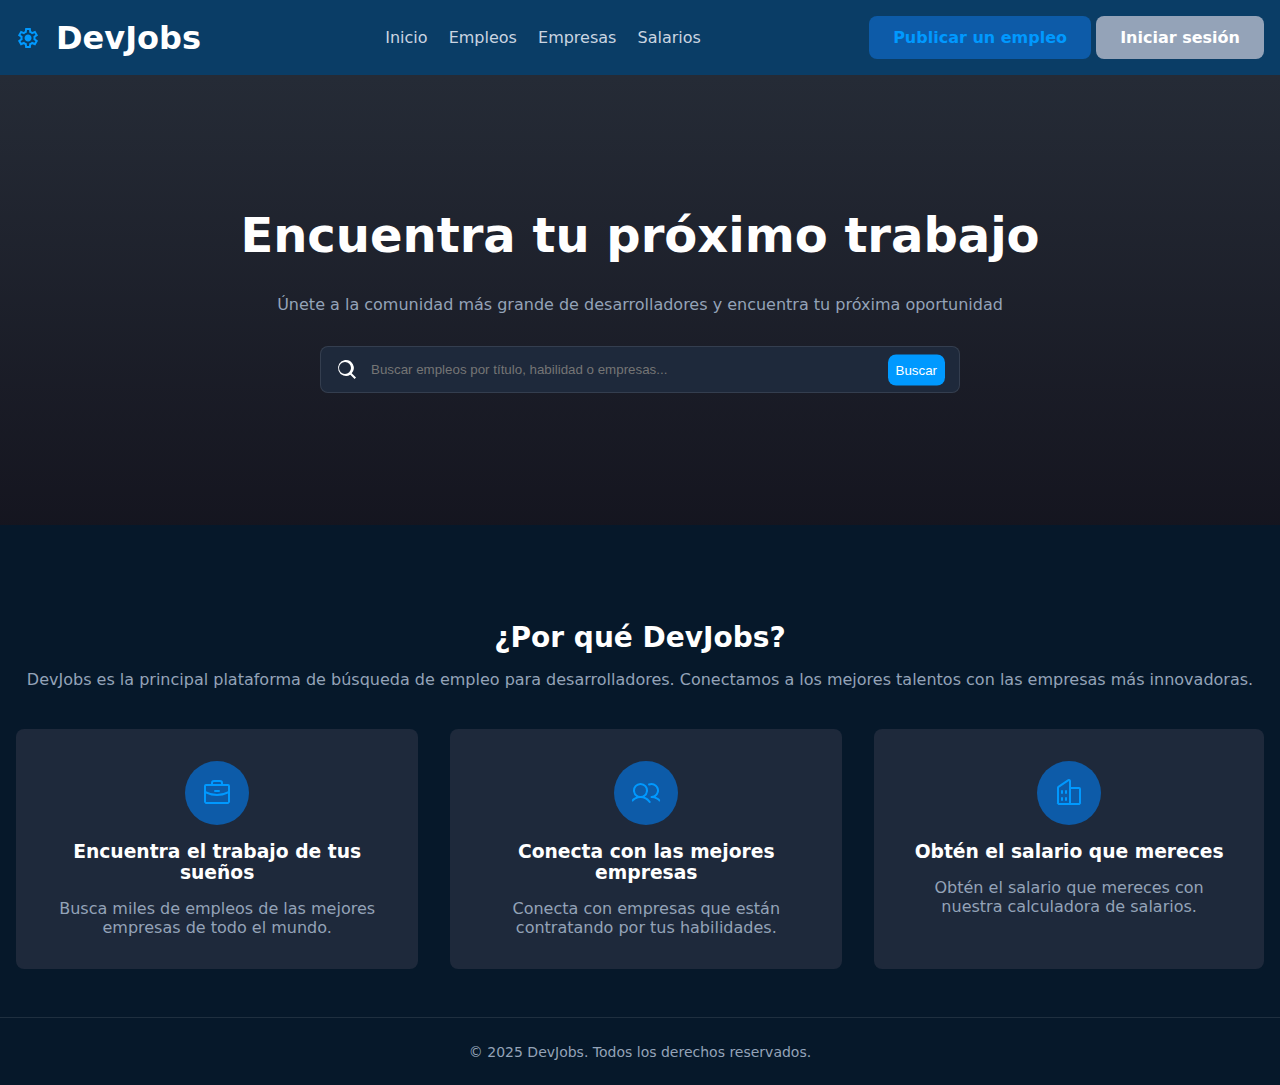
<file: 01-html, css y js/index.html>
<!DOCTYPE html>
<html lang="es">
  <head>
    <title>DevJobs - Inicio</title>
    <meta charset="UTF-8" />
    <meta
      name="description"
      content="Encuentra las mejores ofertas de trabajo para desarrolladores en DevJobs."
    />
    <link rel="icon" type="image/x-icon" href="assets/setting.svg" />
    <link rel="stylesheet" href="./styles.vic.css" />
    <link
      href="https://fonts.googleapis.com/css2?family=Material+Symbols+Outlined:wght@100&icon_names=favorite,home,search,settings"
      rel="stylesheet"
    />
  </head>

  <body>
    <header class="main-header">
      <div class="logo">
        <img src="assets/setting.svg" alt="setting logo" />
        <h1>DevJobs</h1>
      </div>

      <nav>
        <a href="./index.html">Inicio</a>
        <a href="./buscador_empleo.html">Empleos</a>
        <a href="./search.test.html">Empresas</a>
        <a href="">Salarios</a>
      </nav>

      <div>
        <button class="button-fullblue">Publicar un empleo</button>
        <button class="button-fullgray">Iniciar sesión</button>
      </div>
    </header>

    <section class="index-job-search">
      <h1>Encuentra tu próximo trabajo</h1>
      <p>
        Únete a la comunidad más grande de desarrolladores y encuentra tu
        próxima oportunidad
      </p>
      <form>
        <div class="index-search-bar">
          <svg
            xmlns="http://www.w3.org/2000/svg"
            viewBox="0 0 24 24"
            width="24"
            height="24"
            fill="#fff"
          >
            <path fill="none" d="M0 0h24v24H0z" />
            <path
              d="M10 2a8 8 0 1 0 5.29 14.71l4.3 4.3 1.42-1.42-4.3-4.3A8 8 0 0 0 10 2zm0 2a6 6 0 1 1 0 12 6 6 0 0 1 0-12z"
            />
          </svg>
          <input
            type="search"
            name=""
            id=""
            placeholder="Buscar empleos por título, habilidad o empresas..."
          />
          <button type="submit">Buscar</button>
        </div>
      </form>
    </section>

    <main class="global-container">
      <section class="announcements">
        <header>
          <h2>¿Por qué DevJobs?</h2>
          <p>
            DevJobs es la principal plataforma de búsqueda de empleo para
            desarrolladores. Conectamos a los mejores talentos con las empresas
            más innovadoras.
          </p>
        </header>

        <div class="job-listings">
          <article class="short-article">
            <svg
              viewBox="0 0 256 256"
              xmlns="http://www.w3.org/2000/svg"
              aria-hidden="true"
            >
              <path
                d="M216,56H176V48a24,24,0,0,0-24-24H104A24,24,0,0,0,80,48v8H40A16,16,0,0,0,24,72V200a16,16,0,0,0,16,16H216a16,16,0,0,0,16-16V72A16,16,0,0,0,216,56ZM96,48a8,8,0,0,1,8-8h48a8,8,0,0,1,8,8v8H96ZM216,72v41.61A184,184,0,0,1,128,136a184.07,184.07,0,0,1-88-22.38V72Zm0,128H40V131.64A200.19,200.19,0,0,0,128,152a200.25,200.25,0,0,0,88-20.37V200ZM104,112a8,8,0,0,1,8-8h32a8,8,0,0,1,0,16H112A8,8,0,0,1,104,112Z"
              ></path>
            </svg>
            <h3>Encuentra el trabajo de tus sueños</h3>
            <p>
              Busca miles de empleos de las mejores empresas de todo el mundo.
            </p>
          </article>

          <article class="short-article">
            <svg
              viewBox="0 0 256 256"
              xmlns="http://www.w3.org/2000/svg"
              aria-hidden="true"
            >
              <path
                d="M117.25,157.92a60,60,0,1,0-66.5,0A95.83,95.83,0,0,0,3.53,195.63a8,8,0,1,0,13.4,8.74,80,80,0,0,1,134.14,0,8,8,0,0,0,13.4-8.74A95.83,95.83,0,0,0,117.25,157.92ZM40,108a44,44,0,1,1,44,44A44.05,44.05,0,0,1,40,108Zm210.14,98.7a8,8,0,0,1-11.07-2.33A79.83,79.83,0,0,0,172,168a8,8,0,0,1,0-16,44,44,0,1,0-16.34-84.87,8,8,0,1,1-5.94-14.85,60,60,0,0,1,55.53,105.64,95.83,95.83,0,0,1,47.22,37.71A8,8,0,0,1,250.14,206.7Z"
              ></path>
            </svg>
            <h3>Conecta con las mejores empresas</h3>
            <p>
              Conecta con empresas que están contratando por tus habilidades.
            </p>
          </article>

          <article class="short-article">
            <svg
              viewBox="0 0 256 256"
              xmlns="http://www.w3.org/2000/svg"
              aria-hidden="true"
            >
              <path
                d="M240,208H224V96a16,16,0,0,0-16-16H144V32a16,16,0,0,0-24.88-13.32L39.12,72A16,16,0,0,0,32,85.34V208H16a8,8,0,0,0,0,16H240a8,8,0,0,0,0-16ZM208,96V208H144V96ZM48,85.34,128,32V208H48ZM112,112v16a8,8,0,0,1-16,0V112a8,8,0,1,1,16,0Zm-32,0v16a8,8,0,0,1-16,0V112a8,8,0,1,1,16,0Zm0,56v16a8,8,0,0,1-16,0V168a8,8,0,0,1,16,0Zm32,0v16a8,8,0,0,1-16,0V168a8,8,0,0,1,16,0Z"
              ></path>
            </svg>
            <h3>Obtén el salario que mereces</h3>
            <p>
              Obtén el salario que mereces con nuestra calculadora de salarios.
            </p>
          </article>
        </div>
      </section>
    </main>

    <footer class="main-footer">
      <small>&copy; 2025 DevJobs. Todos los derechos reservados.</small>
    </footer>
  </body>
</html>
</file>
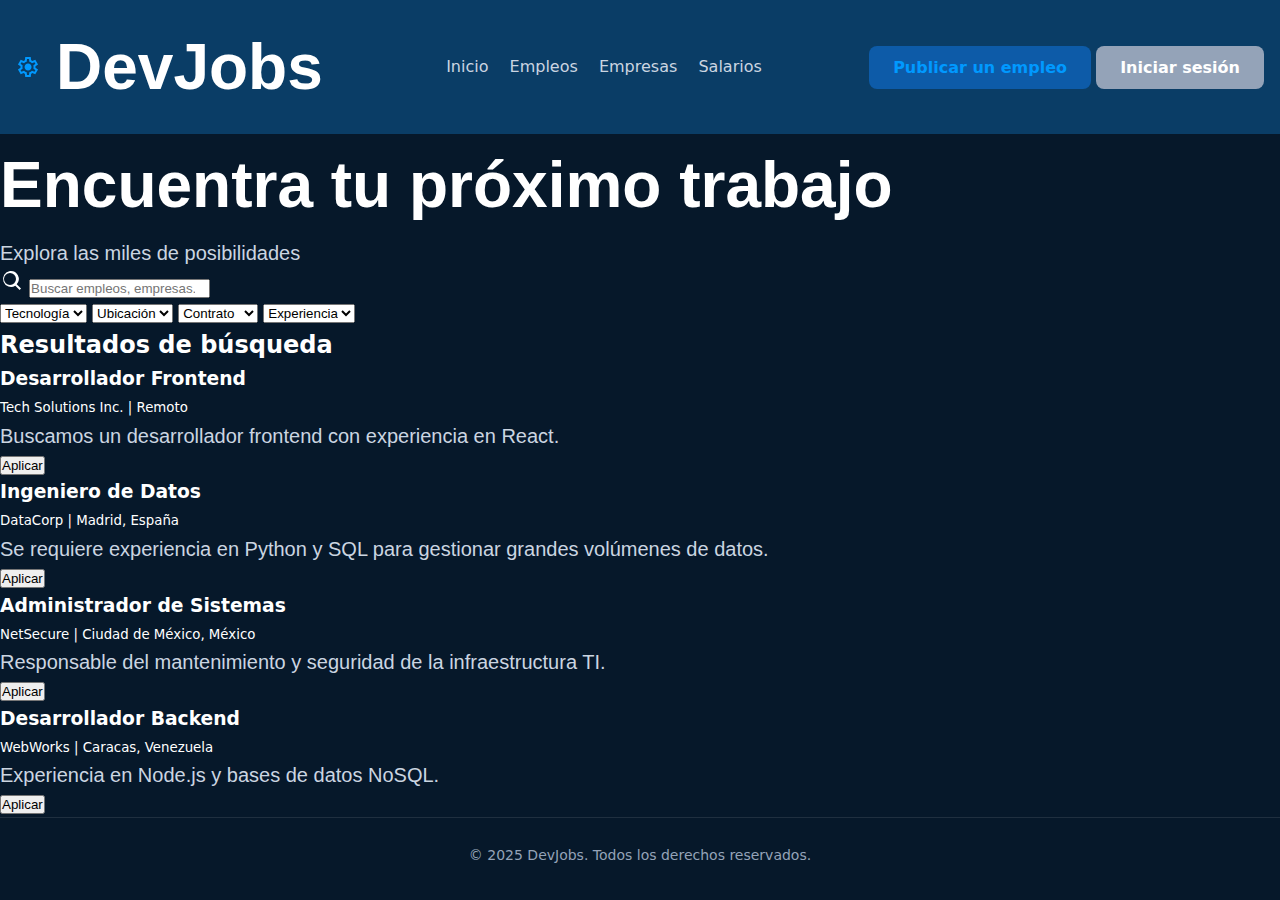
<file: buscador_empleo.html>
<!DOCTYPE html>
<html lang="en">
  <head>
    <meta charset="UTF-8" />
    <meta name="viewport" content="width=device-width, initial-scale=1.0" />
    <title>DEVJOBS | BUSCADOR DE EMPLEO</title>
    <link rel="stylesheet" href="./styles.luis.css" />
    <link rel="stylesheet" href="./styles.vic.css" />
    <script src="./script.js" type="module"></script>
  </head>
  <body>
    <header class="main-header">
      <div class="logo">
        <img src="assets/setting.svg" alt="setting logo" />
        <h1>DevJobs</h1>
      </div>

      <nav>
        <a href="./index.html">Inicio</a>
        <a href="./buscador_empleo.html">Empleos</a>
        <a href=".">Empresas</a>
        <a href="">Salarios</a>
      </nav>

      <div>
        <button class="button-fullblue">Publicar un empleo</button>
        <button class="button-fullgray">Iniciar sesión</button>
      </div>
    </header>

    <main>
      <section class="job-search">
        <h1>Encuentra tu próximo trabajo</h1>
        <p>Explora las miles de posibilidades</p>
        <form>
          <div class="search-bar">
            <svg
              xmlns="http://www.w3.org/2000/svg"
              viewBox="0 0 24 24"
              width="24"
              height="24"
              fill="#fff"
            >
              <path fill="none" d="M0 0h24v24H0z" />
              <path
                d="M10 2a8 8 0 1 0 5.29 14.71l4.3 4.3 1.42-1.42-4.3-4.3A8 8 0 0 0 10 2zm0 2a6 6 0 1 1 0 12 6 6 0 0 1 0-12z"
              />
            </svg>
            <input
              type="search"
              name=""
              id=""
              placeholder="Buscar empleos, empresas..."
            />
          </div>

          <div class="search-filters">
            <select name="tecnologias" id="tecnologias">
              <option value="" disabled hidden selected>Tecnología</option>
              <option value="JavaScript">JavaScript</option>
              <option value="Python">Python</option>
              <option value="Java">Java</option>
            </select>
            <select name="ubicacion" id="ubicacion">
              <option value="" disabled hidden selected>Ubicación</option>
              <option value="caracas">Caracas</option>
              <option value="madrid">Madrid</option>
              <option value="mexico">México</option>
            </select>
            <select name="tipo-contrato" id="tipo-contrato">
              <option value="" disabled hidden selected>Contrato</option>
              <option value="temporal">Temporal</option>
              <option value="indefinido">Indefinido</option>
              <option value="practicas">Prácticas</option>
            </select>
            <select name="nivel-experiencia" id="nivel-experiencia">
              <option value="" disabled hidden selected>Experiencia</option>
              <option value="junior">Junior</option>
              <option value="senior">Senior</option>
              <option value="manager">Manager</option>
            </select>
          </div>
        </form>
      </section>

      <section class="job-results">
        <h2>Resultados de búsqueda</h2>
        <div class="job-listings">
          <article>
            <div>
              <h3>Desarrollador Frontend</h3>
              <small>Tech Solutions Inc. | Remoto</small>
              <p>
                Buscamos un desarrollador frontend con experiencia en React.
              </p>
            </div>
            <button class="button-aply-job">Aplicar</button>
          </article>

          <article>
            <div>
              <h3>Ingeniero de Datos</h3>
              <small>DataCorp | Madrid, España</small>
              <p>
                Se requiere experiencia en Python y SQL para gestionar grandes
                volúmenes de datos.
              </p>
            </div>
            <button class="button-aply-job">Aplicar</button>
          </article>

          <article>
            <div>
              <h3>Administrador de Sistemas</h3>
              <small>NetSecure | Ciudad de México, México</small>
              <p>
                Responsable del mantenimiento y seguridad de la infraestructura
                TI.
              </p>
            </div>
            <button class="button-aply-job">Aplicar</button>
          </article>

          <article>
            <div>
              <h3>Desarrollador Backend</h3>
              <small>WebWorks | Caracas, Venezuela</small>
              <p>Experiencia en Node.js y bases de datos NoSQL.</p>
            </div>
            <button class="button-aply-job">Aplicar</button>
          </article>
        </div>
      </section>
    </main>
    <footer class="main-footer">
      <small>&copy; 2025 DevJobs. Todos los derechos reservados.</small>
    </footer>
  </body>
</html>
</file>
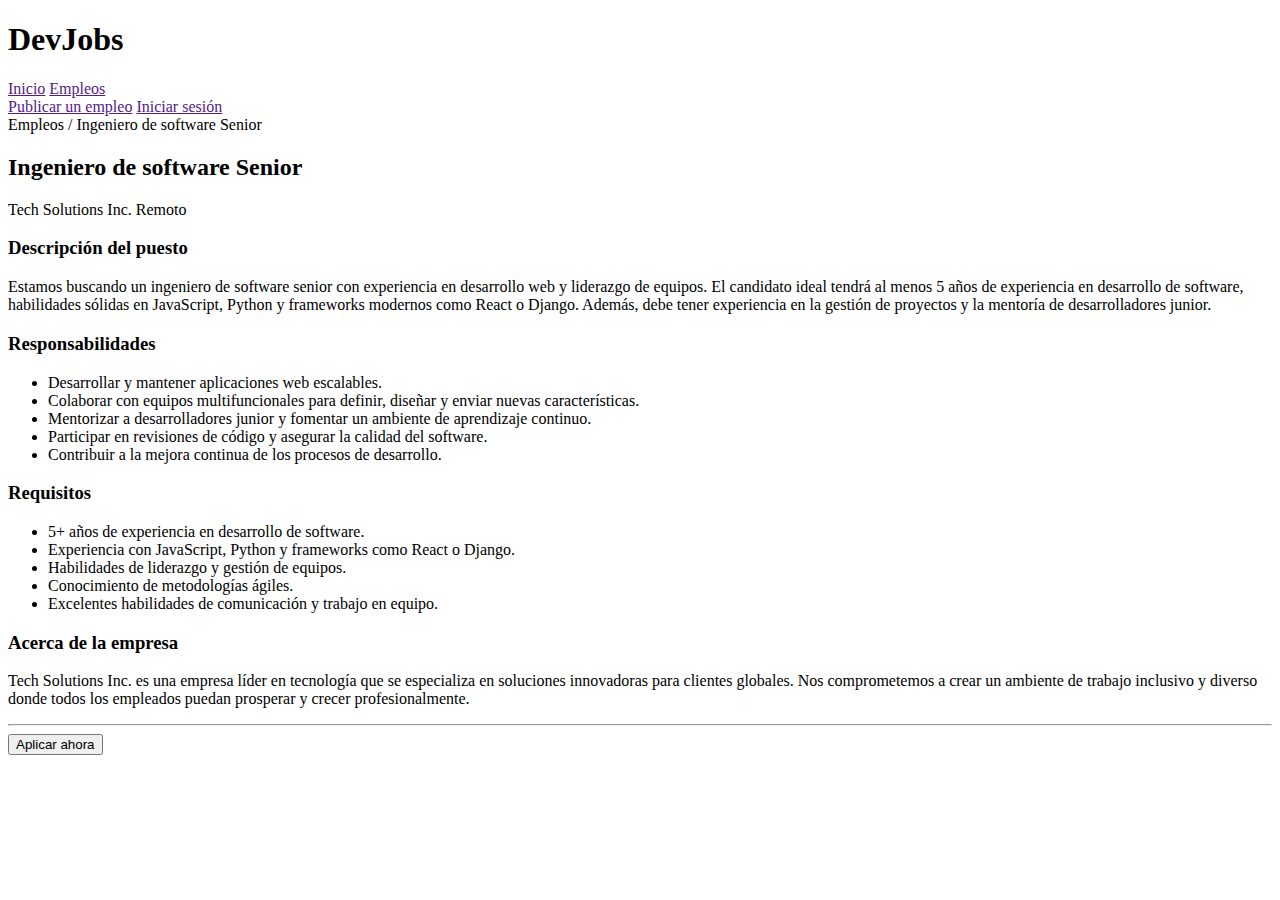
<file: empleos.html>
<!DOCTYPE html>
<html lang="en">
  <head>
    <meta charset="UTF-8" />
    <meta name="viewport" content="width=device-width, initial-scale=1.0" />
    <!-- <link rel="stylesheet" href="./styles.css" /> -->
    <title>DEV JOBS | EMPLEOS DISPONIBLES</title>
  </head>
  <body>
    <header>
      <h1>DevJobs</h1>

      <nav>
        <a href="">Inicio</a>
        <a href="">Empleos</a>
      </nav>

      <div>
        <a href="">Publicar un empleo</a>
        <a href="">Iniciar sesión</a>
      </div>
    </header>
    <main>
      <div>
        <span>Empleos / Ingeniero de software Senior</span>
      </div>
      <article class="empleos">
        <header>
          <h2>Ingeniero de software Senior</h2>
          <p>Tech Solutions Inc. Remoto</p>
        </header>
        <h3>Descripción del puesto</h3>
        <p>
          Estamos buscando un ingeniero de software senior con experiencia en
          desarrollo web y liderazgo de equipos. El candidato ideal tendrá al
          menos 5 años de experiencia en desarrollo de software, habilidades
          sólidas en JavaScript, Python y frameworks modernos como React o
          Django. Además, debe tener experiencia en la gestión de proyectos y la
          mentoría de desarrolladores junior.
        </p>
        <h3>Responsabilidades</h3>
        <ul>
          <li>Desarrollar y mantener aplicaciones web escalables.</li>
          <li>
            Colaborar con equipos multifuncionales para definir, diseñar y
            enviar nuevas características.
          </li>
          <li>
            Mentorizar a desarrolladores junior y fomentar un ambiente de
            aprendizaje continuo.
          </li>
          <li>
            Participar en revisiones de código y asegurar la calidad del
            software.
          </li>
          <li>
            Contribuir a la mejora continua de los procesos de desarrollo.
          </li>
        </ul>
        <h3>Requisitos</h3>
        <ul>
          <li>5+ años de experiencia en desarrollo de software.</li>
          <li>
            Experiencia con JavaScript, Python y frameworks como React o Django.
          </li>
          <li>Habilidades de liderazgo y gestión de equipos.</li>
          <li>Conocimiento de metodologías ágiles.</li>
          <li>Excelentes habilidades de comunicación y trabajo en equipo.</li>
        </ul>
        <h3>Acerca de la empresa</h3>
        <p>
          Tech Solutions Inc. es una empresa líder en tecnología que se
          especializa en soluciones innovadoras para clientes globales. Nos
          comprometemos a crear un ambiente de trabajo inclusivo y diverso donde
          todos los empleados puedan prosperar y crecer profesionalmente.
        </p>
      </article>
      <hr />
      <div>
        <button type="button">Aplicar ahora</button>
      </div>
    </main>
  </body>
</html>
</file>
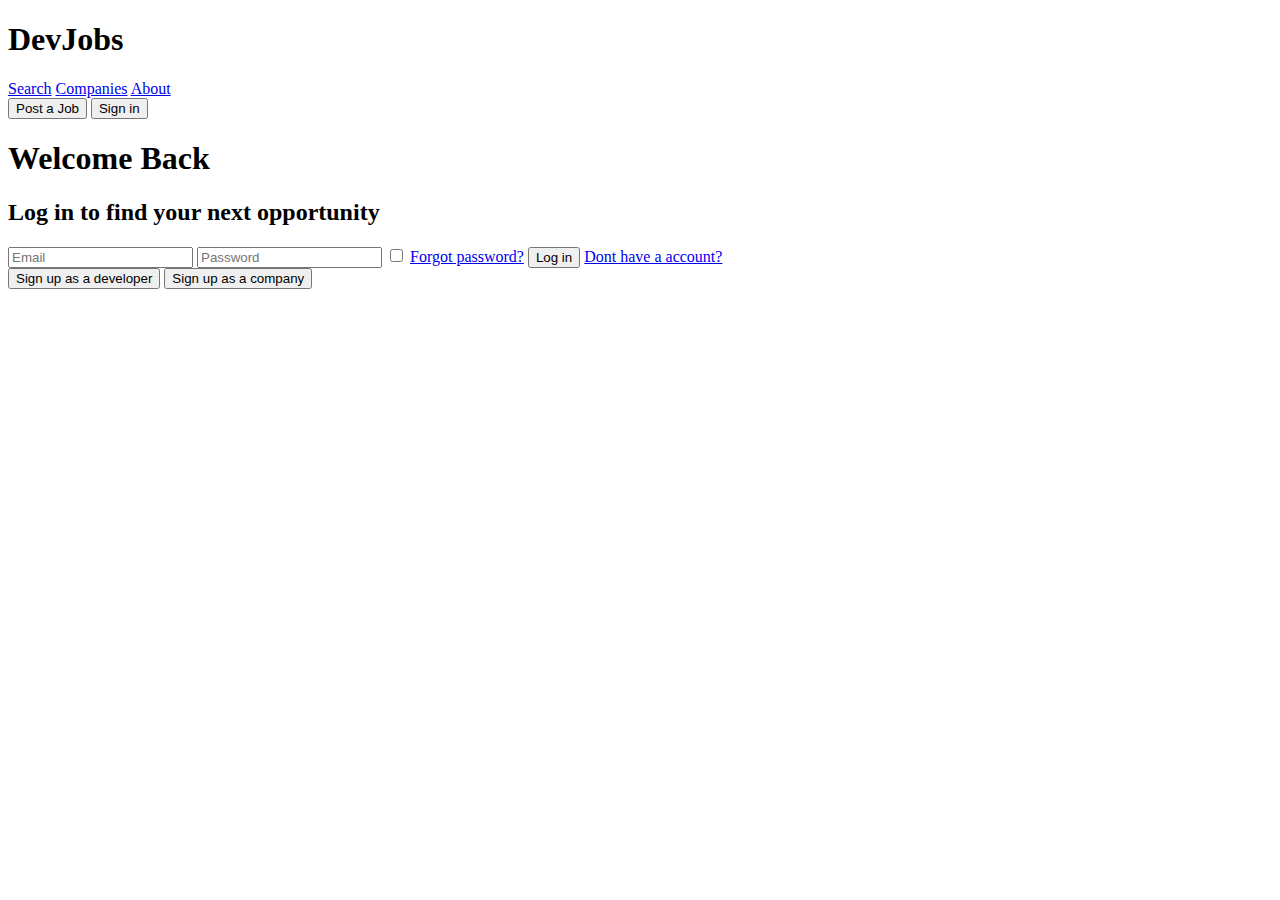
<file: login.html>
<!DOCTYPE html>
<html lang="en">
  <head>
    <meta charset="UTF-8" />
    <meta name="viewport" content="width=device-width, initial-scale=1.0" />
    <title>DEVJOBS | LOGIN</title>
    <!-- <link rel="stylesheet" href="./styles.css"> -->
  </head>
  <body>
    <header>
      <h1>DevJobs</h1>

      <nav>
        <a href="#">Search</a>
        <a href="#">Companies</a>
        <a href="#">About</a>
      </nav>

      <button>Post a Job</button>
      <button>Sign in</button>
    </header>

    <main>
      <h1>Welcome Back</h1>
      <h2>Log in to find your next opportunity</h2>

      <section>
        <form method="post">
          <input type="text" name="email" id="email" placeholder="Email" />
          <input type="password" name="password" placeholder="Password" />
          <input type="checkbox" name="remember" id="remember" />
          <a href="#">Forgot password?</a>
          <button>Log in</button>

          <a href="#">Dont have a account?</a>
        </form>
        <button>Sign up as a developer</button>
        <button>Sign up as a company</button>
      </section>
    </main>
  </body>
</html>
</file>
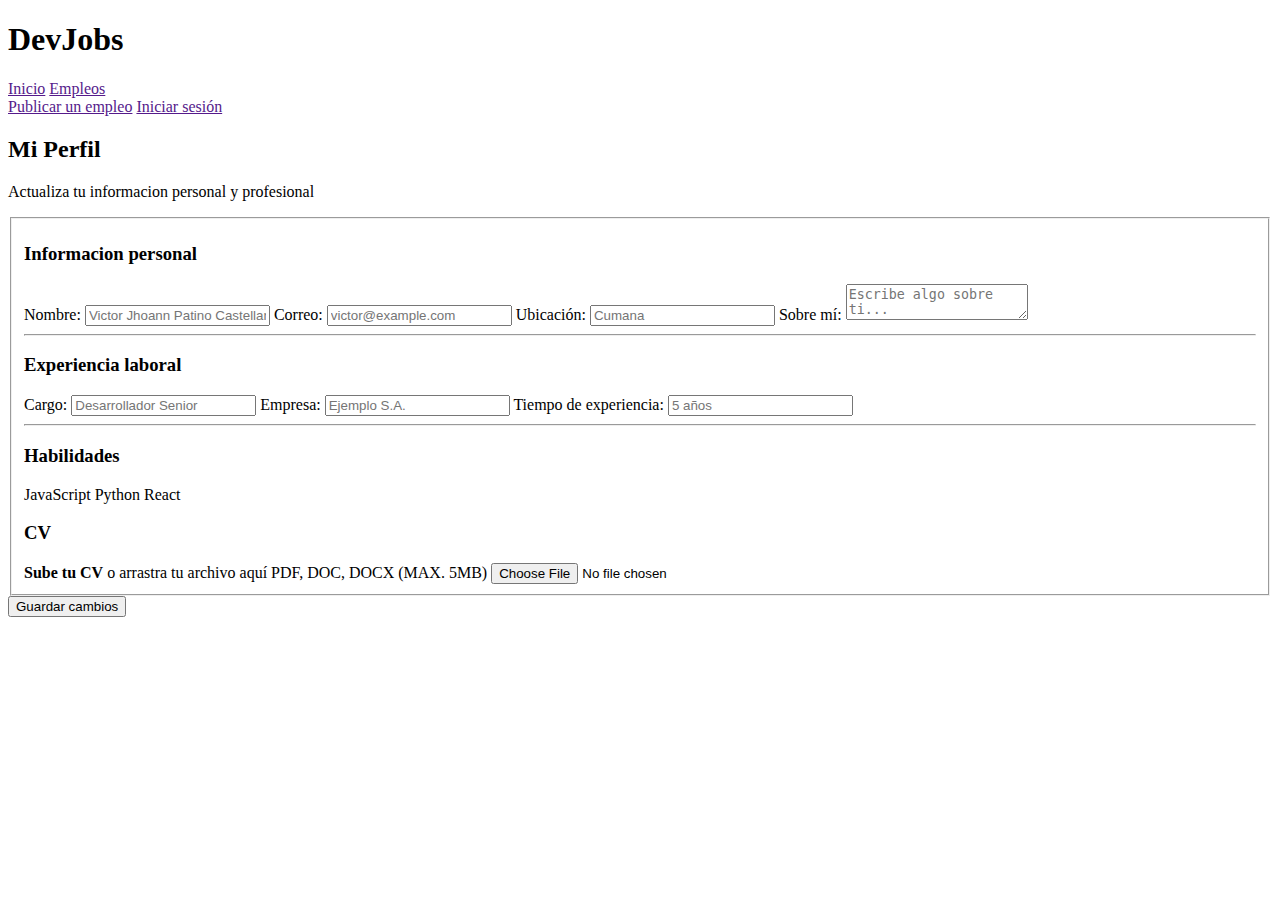
<file: perfil.html>
<!DOCTYPE html>
<html lang="en">
  <head>
    <meta charset="UTF-8" />
    <meta name="viewport" content="width=device-width, initial-scale=1.0" />
    <!-- <link rel="stylesheet" href="./styles.css" /> -->
    <title>DEV JOBS | MI PERFIL</title>
  </head>
  <body>
    <header>
      <h1>DevJobs</h1>

      <nav>
        <a href="">Inicio</a>
        <a href="">Empleos</a>
      </nav>

      <div>
        <a href="">Publicar un empleo</a>
        <a href="">Iniciar sesión</a>
      </div>
    </header>
    <main>
      <section>
        <header>
          <h2>Mi Perfil</h2>
          <p>Actualiza tu informacion personal y profesional</p>
        </header>
        <form action="/">
          <fieldset>
            <h3>Informacion personal</h3>
            <label for="Nombre"
              >Nombre:
              <input
                type="text"
                id="Nombre"
                name="Nombre"
                placeholder="Victor Jhoann Patino Castellar"
            /></label>
            <label for="correo"
              >Correo:
              <input
                type="email"
                id="correo"
                name="correo"
                placeholder="victor@example.com"
            /></label>
            <label for="ubicacion"
              >Ubicación:
              <input
                type="text"
                id="ubicacion"
                name="ubicacion"
                placeholder="Cumana"
            /></label>
            <label for="sobre-mi"
              >Sobre mí:
              <textarea
                maxlength="140"
                id="sobre-mi"
                name="sobre-mi"
                placeholder="Escribe algo sobre ti..."
              ></textarea>
            </label>
            <hr />
            <h3>Experiencia laboral</h3>
            <label for="cargo"
              >Cargo:
              <input
                type="text"
                id="cargo"
                name="cargo"
                placeholder="Desarrollador Senior"
            /></label>
            <label for="empresa"
              >Empresa:
              <input
                type="text"
                id="empresa"
                name="empresa"
                placeholder="Ejemplo S.A."
            /></label>
            <label for="tiempo-de-experiencia"
              >Tiempo de experiencia:
              <input
                type="text"
                id="tiempo-de-experiencia"
                name="tiempo-de-experiencia"
                placeholder="5 años"
            /></label>
            <hr />
            <h3>Habilidades</h3>
            <span>JavaScript</span>
            <span>Python</span>
            <span>React</span>
            <h3>CV</h3>
            <div>
              <label draggable="true"
                ><strong>Sube tu CV</strong> o arrastra tu archivo aquí PDF,
                DOC, DOCX (MAX. 5MB)
                <input size="200" type="file" id="cv" name="cv" accept=".pdf,.doc,.docx" />
              </label>
            </div>
          </fieldset>
          <button type="submit">Guardar cambios</button>
        </form>
      </section>
    </main>
  </body>
</html>
</file>
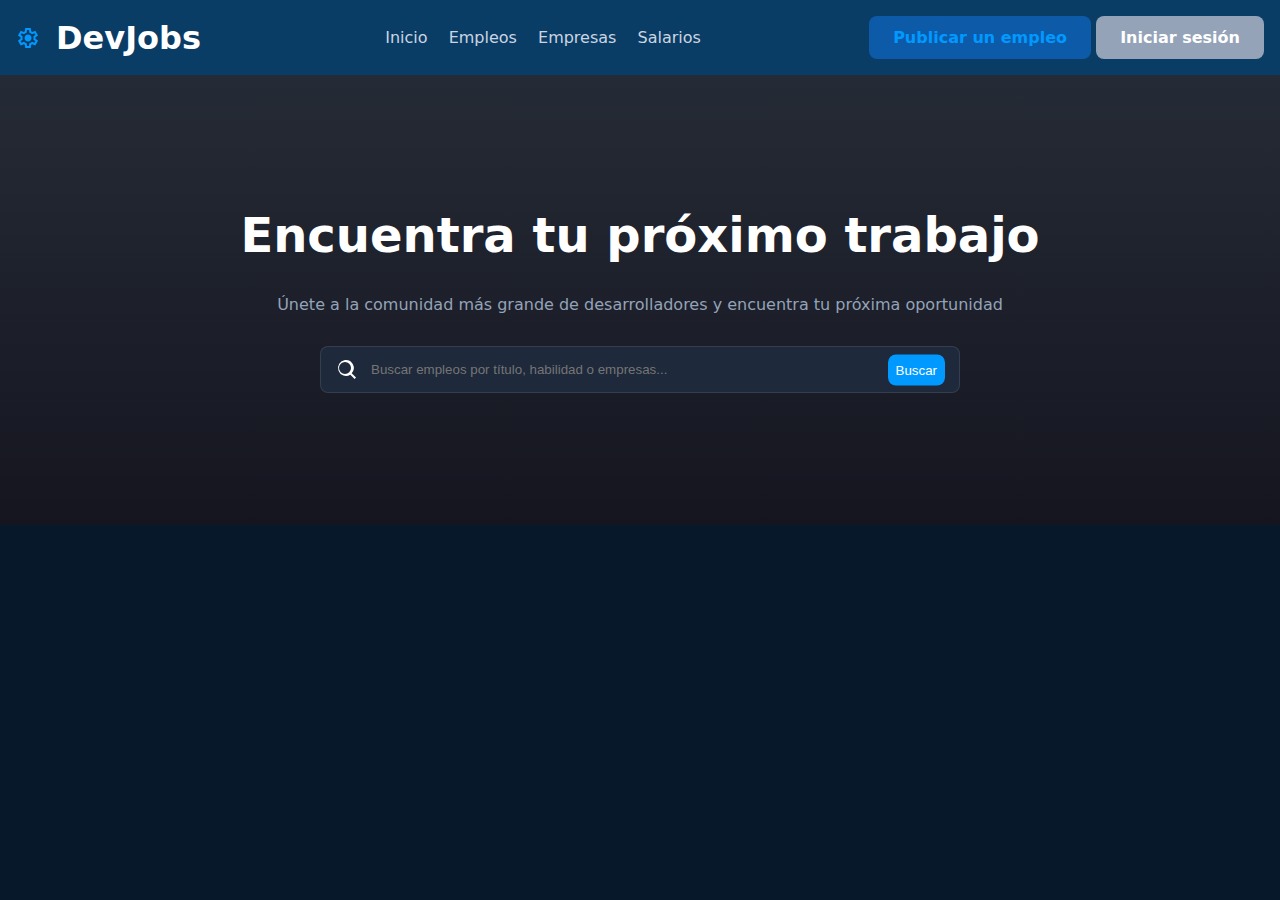
<file: search.test.html>
<!DOCTYPE html>
<html lang="en">
  <head>
    <meta charset="UTF-8" />
    <meta name="viewport" content="width=device-width, initial-scale=1.0" />
    <link rel="stylesheet" href="./styles.vic.css" />
    <script src="./scripts/search.js" type="module"></script>
    <title>search test</title>
  </head>
  <body>
    <main>
      <header class="main-header">
        <div class="logo">
          <img src="assets/setting.svg" alt="setting logo" />
          <h1>DevJobs</h1>
        </div>

        <nav>
          <a href="./index.html">Inicio</a>
          <a href="./buscador_empleo.html">Empleos</a>
          <a href=".">Empresas</a>
          <a href="">Salarios</a>
        </nav>

        <div>
          <button class="button-fullblue">Publicar un empleo</button>
          <button class="button-fullgray">Iniciar sesión</button>
        </div>
      </header>

      <section class="index-job-search">
        <h1>Encuentra tu próximo trabajo</h1>
        <p>
          Únete a la comunidad más grande de desarrolladores y encuentra tu
          próxima oportunidad
        </p>
        <form>
          <div class="index-search-bar">
            <svg
              xmlns="http://www.w3.org/2000/svg"
              viewBox="0 0 24 24"
              width="24"
              height="24"
              fill="#fff"
            >
              <path fill="none" d="M0 0h24v24H0z" />
              <path
                d="M10 2a8 8 0 1 0 5.29 14.71l4.3 4.3 1.42-1.42-4.3-4.3A8 8 0 0 0 10 2zm0 2a6 6 0 1 1 0 12 6 6 0 0 1 0-12z"
              />
            </svg>
            <input
              type="search"
              name=""
              id=""
              placeholder="Buscar empleos por título, habilidad o empresas..."
              search-input
            />
            <button type="submit">Buscar</button>
          </div>
        </form>
      </section>
      <div articles-container class="card-wrapper">
        <template article-template>
          <article class="card">
            <h2 data-name>Name</h2>
            <p data-description>Description</p>
          </article>
        </template>
      </div>
    </main>
  </body>
</html>
</file>
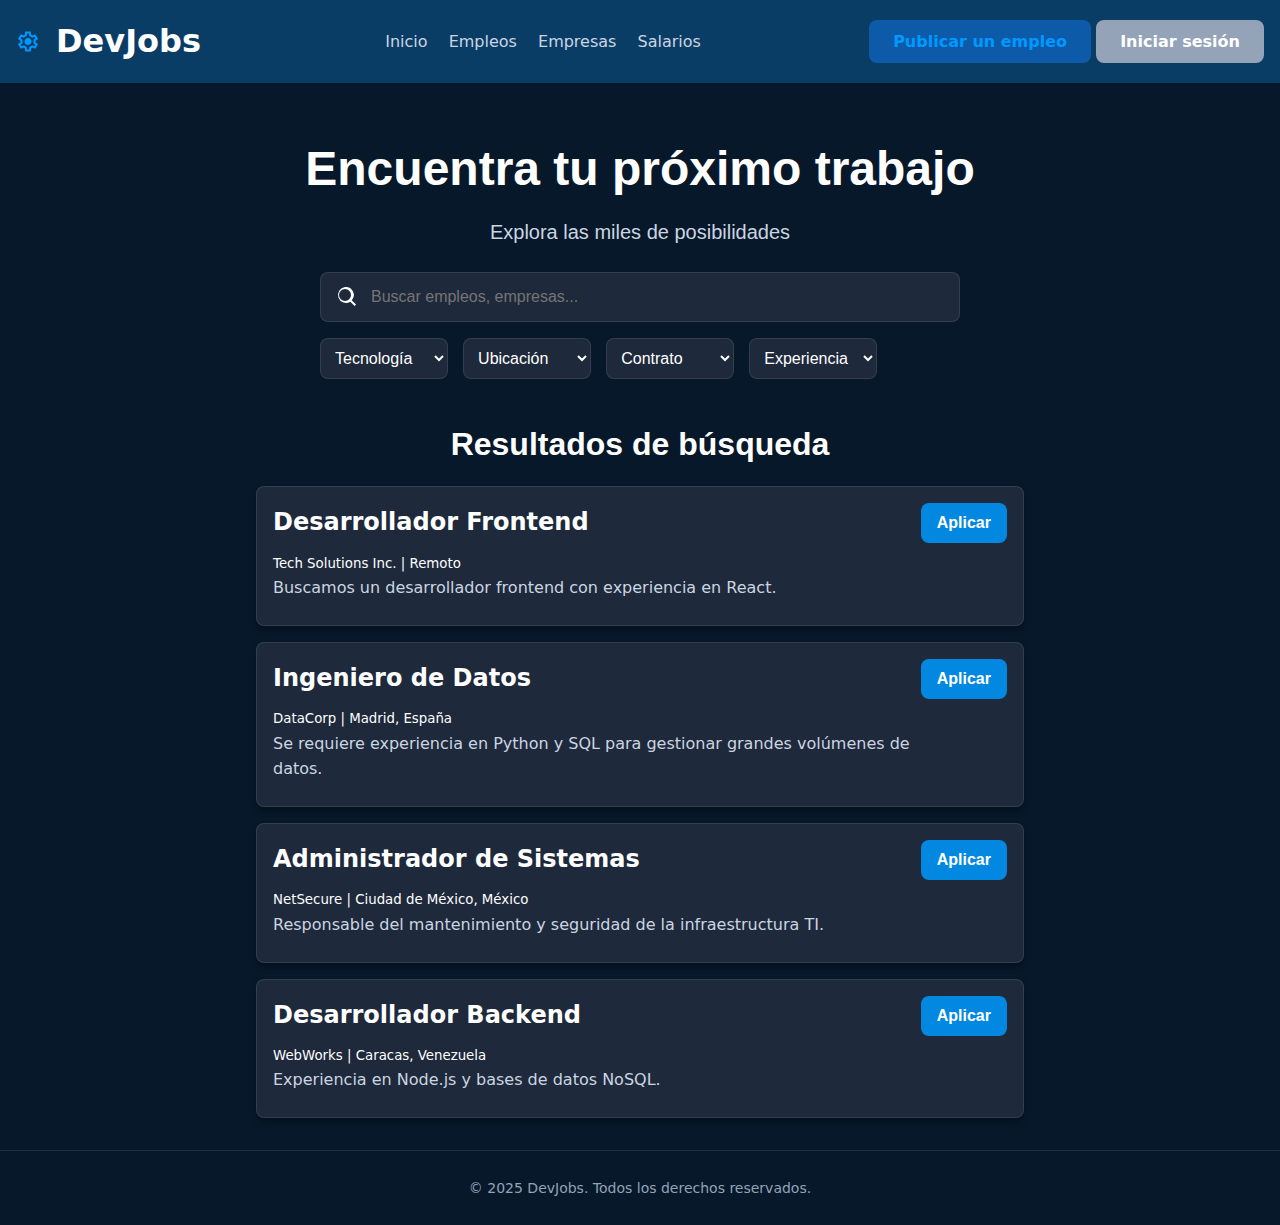
<file: 01-html, css y js/buscador_empleo.html>
<!DOCTYPE html>
<html lang="en">
  <head>
    <meta charset="UTF-8" />
    <meta name="viewport" content="width=device-width, initial-scale=1.0" />
    <title>DEVJOBS | BUSCADOR DE EMPLEO</title>
    <link rel="stylesheet" href="./styles.luis.css" />
    <link rel="stylesheet" href="./styles.vic.css" />
    <script src="./script.js" type="module"></script>
  </head>
  <body>
    <header class="main-header">
      <div class="logo">
        <img src="assets/setting.svg" alt="setting logo" />
        <h1>DevJobs</h1>
      </div>

      <nav>
        <a href="./index.html">Inicio</a>
        <a href="./buscador_empleo.html">Empleos</a>
        <a href=".">Empresas</a>
        <a href="">Salarios</a>
      </nav>

      <div>
        <button class="button-fullblue">Publicar un empleo</button>
        <button class="button-fullgray">Iniciar sesión</button>
      </div>
    </header>

    <main>
      <section class="job-search">
        <h1>Encuentra tu próximo trabajo</h1>
        <p>Explora las miles de posibilidades</p>
        <form>
          <div class="search-bar">
            <svg
              xmlns="http://www.w3.org/2000/svg"
              viewBox="0 0 24 24"
              width="24"
              height="24"
              fill="#fff"
            >
              <path fill="none" d="M0 0h24v24H0z" />
              <path
                d="M10 2a8 8 0 1 0 5.29 14.71l4.3 4.3 1.42-1.42-4.3-4.3A8 8 0 0 0 10 2zm0 2a6 6 0 1 1 0 12 6 6 0 0 1 0-12z"
              />
            </svg>
            <input
              type="search"
              name=""
              id=""
              placeholder="Buscar empleos, empresas..."
            />
          </div>

          <div class="search-filters">
            <select class="select-options" name="tecnologias" id="tecnologias">
              <option value="" disabled hidden selected>Tecnología</option>
              <option value="javaScript">JavaScript</option>
              <option value="python">Python</option>
              <option value="java">Java</option>
            </select>
            <select class="select-options" name="ubicacion" id="ubicacion">
              <option value="" disabled hidden selected>Ubicación</option>
              <option value="remoto">Remoto</option>
              <option value="madrid">Madrid</option>
              <option value="mexico">México</option>
            </select>
            <select class="select-options" name="tipo-contrato" id="tipo-contrato">
              <option value="" disabled hidden selected>Contrato</option>
              <option value="temporal">Temporal</option>
              <option value="indefinido">Indefinido</option>
              <option value="practicas">Prácticas</option>
            </select>
            <select class="select-options" name="nivel-experiencia" id="nivel-experiencia">
              <option value="" disabled hidden selected>Experiencia</option>
              <option value="junior">Junior</option>
              <option value="senior">Senior</option>
              <option value="manager">Manager</option>
            </select>
          </div>
        </form>
      </section>

      <section class="job-results">
        <h2>Resultados de búsqueda</h2>
        <div class="job-listings">
          <article class="job-offer">
            <div>
              <h3>Desarrollador Frontend</h3>
              <small>Tech Solutions Inc. | Remoto</small>
              <p>
                Buscamos un desarrollador frontend con experiencia en React.
              </p>
            </div>
            <button class="button-aply-job">Aplicar</button>
          </article>

          <article class="job-offer">
            <div>
              <h3>Ingeniero de Datos</h3>
              <small>DataCorp | Madrid, España</small>
              <p>
                Se requiere experiencia en Python y SQL para gestionar grandes
                volúmenes de datos.
              </p>
            </div>
            <button class="button-aply-job">Aplicar</button>
          </article>

          <article class="job-offer">
            <div>
              <h3>Administrador de Sistemas</h3>
              <small>NetSecure | Ciudad de México, México</small>
              <p>
                Responsable del mantenimiento y seguridad de la infraestructura
                TI.
              </p>
            </div>
            <button class="button-aply-job">Aplicar</button>
          </article>

          <article class="job-offer">
            <div>
              <h3>Desarrollador Backend</h3>
              <small>WebWorks | Caracas, Venezuela</small>
              <p>Experiencia en Node.js y bases de datos NoSQL.</p>
            </div>
            <button class="button-aply-job">Aplicar</button>
          </article>
        </div>
      </section>
    </main>
    <footer class="main-footer">
      <small>&copy; 2025 DevJobs. Todos los derechos reservados.</small>
    </footer>
  </body>
</html>
</file>
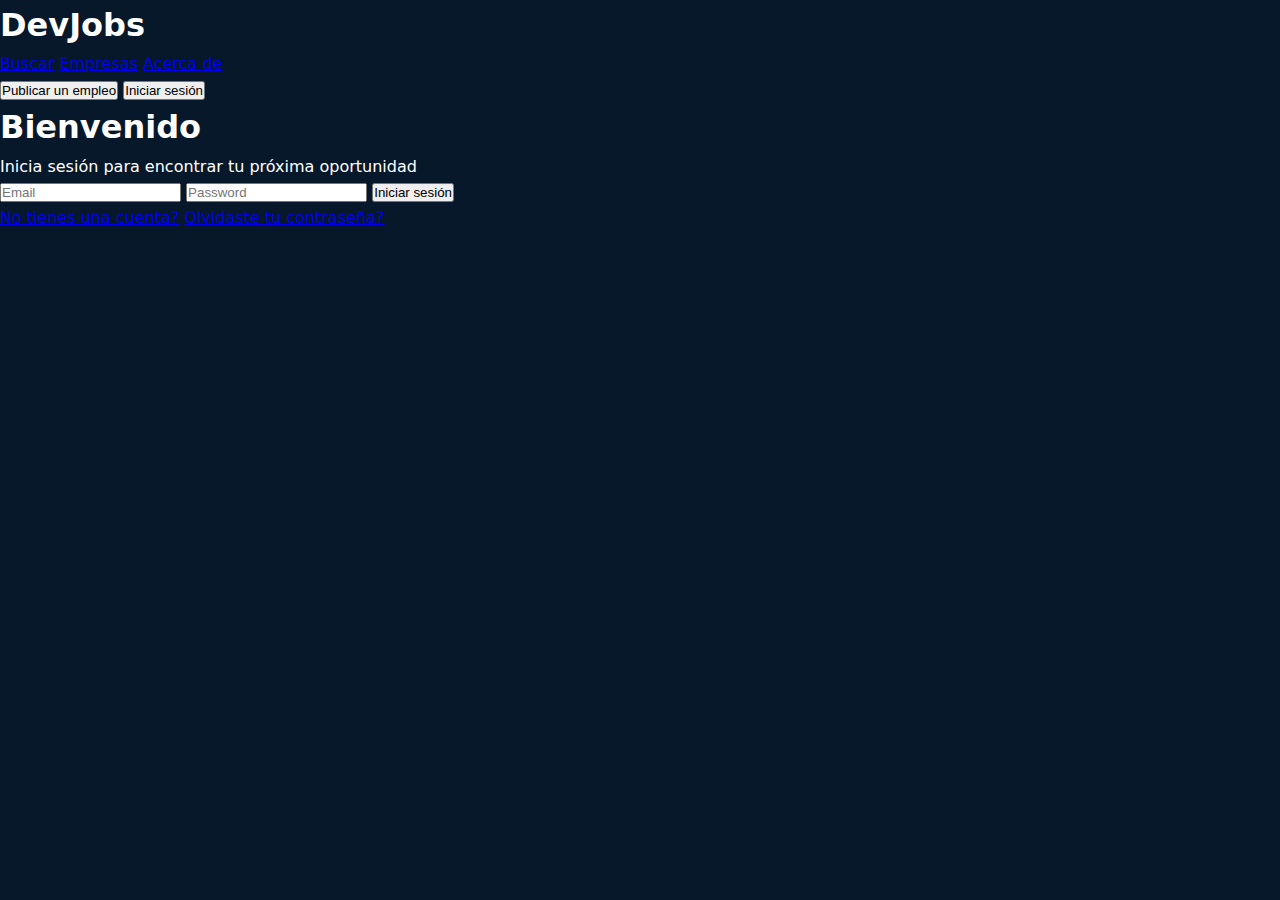
<file: 01-html, css y js/login.html>
<!DOCTYPE html>
<html lang="en">
  <head>
    <meta charset="UTF-8" />
    <meta name="viewport" content="width=device-width, initial-scale=1.0" />
    <title>DEVJOBS | LOGIN</title>
    <link rel="stylesheet" href="./styles.luis.css" />
  </head>
  <body>
    <header>
      <h1>DevJobs</h1>

      <nav>
        <a href="#">Buscar</a>
        <a href="#">Empresas</a>
        <a href="#">Acerca de</a>
      </nav>

      <button>Publicar un empleo</button>
      <button>Iniciar sesión</button>
    </header>

    <main class="container">
      <section>
        <header>
          <h1>Bienvenido</h1>
          <p>Inicia sesión para encontrar tu próxima oportunidad</p>
        </header>

        <form method="post" class="login-form">
          <input type="text" name="email" id="email" placeholder="Email" />
          <input type="password" name="password" placeholder="Password" />
          <button>Iniciar sesión</button>

          <div class="links">
            <a href="#">No tienes una cuenta?</a>
            <a href="#">Olvidaste tu contraseña?</a>
          </div>
        </form>
      </section>
    </main>
  </body>
</html>
</file>
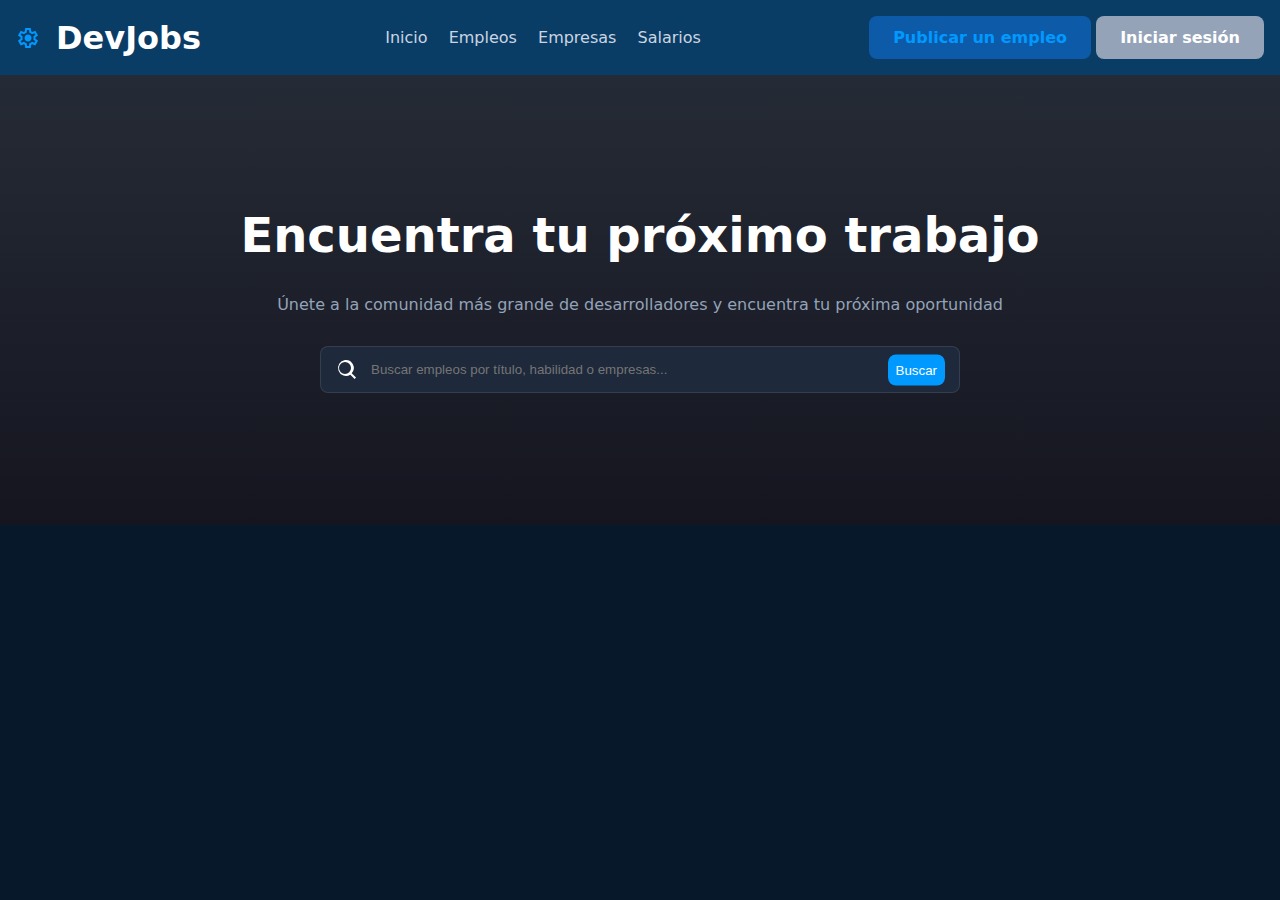
<file: 01-html, css y js/search.test.html>
<!DOCTYPE html>
<html lang="en">
  <head>
    <meta charset="UTF-8" />
    <meta name="viewport" content="width=device-width, initial-scale=1.0" />
    <link rel="stylesheet" href="./styles.vic.css" />
    <!-- <script src="./scripts/search.js" type="module"></script> -->
    <script src="./scripts/filter.js" type="module"></script>
    <title>search test</title>
  </head>
  <body>
    <main>
      <header class="main-header">
        <div class="logo">
          <img src="assets/setting.svg" alt="setting logo" />
          <h1>DevJobs</h1>
        </div>

        <nav>
          <a href="./index.html">Inicio</a>
          <a href="./buscador_empleo.html">Empleos</a>
          <a href=".">Empresas</a>
          <a href="">Salarios</a>
        </nav>

        <div>
          <button class="button-fullblue">Publicar un empleo</button>
          <button class="button-fullgray">Iniciar sesión</button>
        </div>
      </header>

      <section class="index-job-search">
        <h1>Encuentra tu próximo trabajo</h1>
        <p>
          Únete a la comunidad más grande de desarrolladores y encuentra tu
          próxima oportunidad
        </p>
        <form>
          <div class="index-search-bar">
            <svg
              xmlns="http://www.w3.org/2000/svg"
              viewBox="0 0 24 24"
              width="24"
              height="24"
              fill="#fff"
            >
              <path fill="none" d="M0 0h24v24H0z" />
              <path
                d="M10 2a8 8 0 1 0 5.29 14.71l4.3 4.3 1.42-1.42-4.3-4.3A8 8 0 0 0 10 2zm0 2a6 6 0 1 1 0 12 6 6 0 0 1 0-12z"
              />
            </svg>
            <input
              type="search"
              name=""
              id=""
              placeholder="Buscar empleos por título, habilidad o empresas..."
              search-input
            />
            <button type="submit">Buscar</button>
          </div>
        </form>
      </section>
      <div articles-container class="card-wrapper">
        <template article-template>
          <article class="card">
            <h2 data-name>Name</h2>
            <p data-description>Description</p>
          </article>
        </template>
      </div>
    </main>
  </body>
</html>
</file>
<file: 01-html, css y js/styles.vic.css>
* {
  margin: 0;
  padding: 0;
  box-sizing: border-box;
}

:root {
  --primary: #3b4550;
  --primary-dark: #0a3d66;
  --primary-hover: #0d5ba8;
  --primary-light: #09f;
  --background: #06182a;
  --text-primary: #ffffff;
  --text-secondary: #cbd5e1;
  --text-muted: #94a3b8;
  --border: rgba(255, 255, 255, 0.1);
  --card-bg: #1e293b;
  --shadow: rgba(0, 0, 0, 0.3);
  --input-bg: #1e293b;
  --hsla-example: hsla(210, 100%, 56%, 1);
}

/*GENERALs*/

body {
  color: var(--text-primary);
  background-color: var(--background);
  font-family: system-ui, -apple-system, BlinkMacSystemFont, "Segoe UI", Roboto,
    Oxygen, Ubuntu, Cantarell, "Open Sans", "Helvetica Neue", sans-serif;
  font-size: 16px;

  a {
    text-decoration: none;
    color: var(--text-secondary);
  }

  a:hover {
    color: var(--primary-hover);
  }
}

/*CLASSES*/

.global-container {
  display: flex;
  flex-direction: column;
  padding: 1rem;
  align-items: center;
  gap: 4em;
  margin-bottom: 2em;
}

.main-header {
  display: flex;
  justify-items: center;
  align-items: center;
  justify-content: space-between;
  padding: 1em;

  background-color: var(--primary-dark);

  .logo {
    display: flex;
    gap: 1em;
  }

  nav {
    a {
      margin-left: 1em;
    }
  }
}

.button-fullblue {
  padding: 0.75rem 1.5rem;
  border-radius: 0.5rem;
  background-color: var(--primary-hover);
  color: var(--primary-light);
  font-weight: 700;
  border: none;
  cursor: pointer;
  transition: background-color 0.2s;
  font-family: inherit;
  font-size: 1rem;
  white-space: nowrap;
}

.button-fullblue:hover {
  background-color: #2e6e30ff;
  pointer-events: none;
}

.button-fullgray {
  padding: 0.75rem 1.5rem;
  border-radius: 0.5rem;
  background-color: var(--text-muted);
  color: var(--text-primary);
  font-weight: 700;
  border: none;
  cursor: pointer;
  transition: background-color 0.2s;
  font-family: inherit;
  font-size: 1rem;
  white-space: nowrap;
}

.button-fullgray:hover {
  color: var(--text-primary);
  background-color: var(--primary-light);
}

.main-footer {
  text-align: center;
  border-top: solid 1px var(--border);
  padding: 1.5em;
  small {
    color: var(--text-muted);
    font-size: 0.875rem;
  }
}

.index-job-search {
  display: flex;
  flex-direction: column;
  justify-content: center;
  align-items: center;
  gap: 2em;
  width: 100%;
  height: 50vh;
  background: linear-gradient(
      to bottom,
      rgba(68, 62, 66, 0.5),
      rgba(27, 20, 27, 0.7)
    ),
    url(https://soject.com/wp-content/uploads/2020/08/annie-spratt-QckxruozjRg-unsplash-1-1024x683.jpg);
  background-repeat: no-repeat;
  background-size: cover;
  background-position-y: center;

  h1 {
    font-size: 48px;
  }
  p {
    color: var(--text-muted);
  }

  form {
    display: flex;
    flex-direction: column;
    align-items: start;

    .index-search-bar {
      display: flex;
      gap: 0.5rem;
      align-items: center;
      position: relative;
      width: 50vw;

      input {
        background-color: var(--input-bg);
        border: 1px solid var(--border);
        border-radius: 8px;
        padding: 15px 50px;
        width: 100%;
        color: var(--text-primary);
      }

      svg {
        position: absolute;
        left: 15px;
        top: 50%;
        transform: translateY(-50%);
        pointer-events: none;
      }

      button[type="submit"] {
        background-color: var(--primary-light);
        color: var(--text-primary);
        border: none;
        border-radius: 8px;
        position: absolute;
        right: 15px;
        top: 50%;
        transform: translateY(-50%);
        padding: 0.5rem;
        cursor: pointer;
      }
    }
  }
}

.announcements {
  header {
    display: flex;
    flex-direction: column;
    gap: 1em;
    align-items: center;
    text-align: center;
    margin-top: 5em;

    h2 {
      font-size: 28px;
    }
    p {
      color: var(--text-muted);
    }
  }

  .job-listings {
    display: flex;
    flex-direction: row;
    gap: 2em;
    margin-top: 2.5em;

    .short-article {
      background-color: var(--card-bg);
      padding: 2rem;
      border-radius: 8px;

      display: flex;
      flex-direction: column;
      gap: 1em;
      align-items: center;
      text-align: center;

      p {
        color: var(--text-muted);
      }

      svg {
        border-radius: 50%;
        background-color: var(--primary-hover);
        fill: var(--primary-light);
        width: 64px;
        height: 64px;
        padding: 16px;
      }
    }
  }
}

.card-wrapper {
  display: grid;
  grid-template-columns: repeat(auto-fit, minmax(280px, 1fr));
  gap: 2em;
  padding: 1em;

  .card {
    background-color: var(--primary);
    padding: 1em;
    margin-top: 2em;
    border-radius: 8px;
    justify-items: center;
    border-bottom: solid 5px var(--border);
  }
}

.hide {
  display: none;
}
</file>
<file: styles.luis.css>
* {
  margin: 0;
  padding: 0;
  box-sizing: border-box;
}

body {
  font-family: system-ui;
  background-color: var(--background);
  color: var(--text-primary);
  min-height: 100vh;
  display: flex;
  flex-direction: column;
  line-height: 1.6;
}

:root {
  --primary: #3b4550;
  --primary-dark: #0a3d66;
  --primary-hover: #0d5ba8;
  --primary-light: #09f;
  --background: #06182a;
  --text-primary: #ffffff;
  --text-secondary: #cbd5e1;
  --text-muted: #94a3b8;
  --border: rgba(255, 255, 255, 0.1);
  --card-bg: #1e293b;
  --shadow: rgba(0, 0, 0, 0.3);
  --input-bg: #1e293b;
  --hsla-example: hsla(210, 100%, 56%, 1);
}

.container {
  background-color: var(--background);
  width: 100vw;
  height: 100vh;
  text-align: center;
  display: flex;
  flex-direction: column;
  justify-content: center;
  padding: 2rem;
}

h1 {
  color: var(--text-primary);
  font-family: "Segoe UI", Tahoma, Geneva, Verdana, sans-serif;
  font-size: 4rem;
}

p {
  color: var(--text-secondary);
  font-family: "Segoe UI", Tahoma, Geneva, Verdana, sans-serif;
  font-size: 1.25rem;
}

.login-form {
  background-color: #0f1f2f;
  box-shadow: 0 4px 6px var(--shadow);
  border-radius: 16px;
  padding: 2rem 1rem;
  margin: 60px auto;
  width: 35vw;
  border: 1px solid var(--border);
  display: flex;
  flex-direction: column;
  align-items: center;
  padding: 2rem 5rem;

  button {
    background-color: var(--primary-light);
    color: var(--text-primary);
    border: none;
    border-radius: 8px;
    padding: 0.75rem 1rem;
    margin: 0.5rem 0;
    width: 30vw;
    font-size: 1rem;
    cursor: pointer;
  }

  button:hover {
    background-color: var(--primary-hover);
    transition: background-color 0.3s ease;
  }

  input {
    background-color: var(--input-bg);
    border: 1px solid var(--border);
    border-radius: 8px;
    padding: 0.75rem 1rem;
    margin-bottom: 1rem;
    color: var(--text-primary);
    font-size: 1rem;
    width: 30vw;
  }
}

.remember-me {
  display: flex;
  margin-bottom: 1rem;
  margin-left: 2rem;

  input[type="checkbox"] {
    margin-right: 0.5rem;
  }

  label {
    color: var(--text-muted);
    font-size: 1rem;
  }
}

 .links {
  display: flex;
  justify-content: center;
  margin: 20px;
}

.links a {
  text-decoration: none;
  color: #fff;
  background: #0c1723;
  padding: 40px;
  margin: 0 20px;
  border-radius: 8px;
  border: solid 1px var(--border);
}

.links a:hover {
  color: var(--primary-hover);
  text-decoration: underline;
  transition: all 0.3s ease;
}
</file>
<file: styles.vic.css>
* {
  margin: 0;
  padding: 0;
  box-sizing: border-box;
}

:root {
  --primary: #3b4550;
  --primary-dark: #0a3d66;
  --primary-hover: #0d5ba8;
  --primary-light: #09f;
  --background: #06182a;
  --text-primary: #ffffff;
  --text-secondary: #cbd5e1;
  --text-muted: #94a3b8;
  --border: rgba(255, 255, 255, 0.1);
  --card-bg: #1e293b;
  --shadow: rgba(0, 0, 0, 0.3);
  --input-bg: #1e293b;
  --hsla-example: hsla(210, 100%, 56%, 1);
}

/*GENERALs*/

body {
  color: var(--text-primary);
  background-color: var(--background);
  font-family: system-ui, -apple-system, BlinkMacSystemFont, "Segoe UI", Roboto,
    Oxygen, Ubuntu, Cantarell, "Open Sans", "Helvetica Neue", sans-serif;
  font-size: 16px;

  a {
    text-decoration: none;
    color: var(--text-secondary);
  }

  a:hover {
    color: var(--primary-hover);
  }
}

/*CLASSES*/

.global-container {
  display: flex;
  flex-direction: column;
  padding: 1rem;
  align-items: center;
  gap: 4em;
  margin-bottom: 2em;
}

.main-header {
  display: flex;
  justify-items: center;
  align-items: center;
  justify-content: space-between;
  padding: 1em;

  background-color: var(--primary-dark);

  .logo {
    display: flex;
    gap: 1em;
  }

  nav {
    a {
      margin-left: 1em;
    }
  }
}

.button-fullblue {
  padding: 0.75rem 1.5rem;
  border-radius: 0.5rem;
  background-color: var(--primary-hover);
  color: var(--primary-light);
  font-weight: 700;
  border: none;
  cursor: pointer;
  transition: background-color 0.2s;
  font-family: inherit;
  font-size: 1rem;
  white-space: nowrap;
}

.button-fullblue:hover {
  background-color: #2e6e30ff;
  pointer-events: none;
}

.button-fullgray {
  padding: 0.75rem 1.5rem;
  border-radius: 0.5rem;
  background-color: var(--text-muted);
  color: var(--text-primary);
  font-weight: 700;
  border: none;
  cursor: pointer;
  transition: background-color 0.2s;
  font-family: inherit;
  font-size: 1rem;
  white-space: nowrap;
}

.button-fullgray:hover {
  color: var(--text-primary);
  background-color: var(--primary-light);
}

.main-footer {
  text-align: center;
  border-top: solid 1px var(--border);
  padding: 1.5em;
  small {
    color: var(--text-muted);
    font-size: 0.875rem;
  }
}

.index-job-search {
  display: flex;
  flex-direction: column;
  justify-content: center;
  align-items: center;
  gap: 2em;
  width: 100%;
  height: 50vh;
  background: linear-gradient(
      to bottom,
      rgba(68, 62, 66, 0.5),
      rgba(27, 20, 27, 0.7)
    ),
    url(https://soject.com/wp-content/uploads/2020/08/annie-spratt-QckxruozjRg-unsplash-1-1024x683.jpg);
  background-repeat: no-repeat;
  background-size: cover;
  background-position-y: center;

  h1 {
    font-size: 48px;
  }
  p {
    color: var(--text-muted);
  }

  form {
    display: flex;
    flex-direction: column;
    align-items: start;

    .index-search-bar {
      display: flex;
      gap: 0.5rem;
      align-items: center;
      position: relative;
      width: 50vw;

      input {
        background-color: var(--input-bg);
        border: 1px solid var(--border);
        border-radius: 8px;
        padding: 15px 50px;
        width: 100%;
        color: var(--text-primary);
      }

      svg {
        position: absolute;
        left: 15px;
        top: 50%;
        transform: translateY(-50%);
        pointer-events: none;
      }

      button[type="submit"] {
        background-color: var(--primary-light);
        color: var(--text-primary);
        border: none;
        border-radius: 8px;
        position: absolute;
        right: 15px;
        top: 50%;
        transform: translateY(-50%);
        padding: 0.5rem;
        cursor: pointer;
      }
    }
  }
}

.announcements {
  header {
    display: flex;
    flex-direction: column;
    gap: 1em;
    align-items: center;
    text-align: center;
    margin-top: 5em;

    h2 {
      font-size: 28px;
    }
    p {
      color: var(--text-muted);
    }
  }

  .job-listings {
    display: flex;
    flex-direction: row;
    gap: 2em;
    margin-top: 2.5em;

    .short-article {
      background-color: var(--card-bg);
      padding: 2rem;
      border-radius: 8px;

      display: flex;
      flex-direction: column;
      gap: 1em;
      align-items: center;
      text-align: center;

      p {
        color: var(--text-muted);
      }

      svg {
        border-radius: 50%;
        background-color: var(--primary-hover);
        fill: var(--primary-light);
        width: 64px;
        height: 64px;
        padding: 16px;
      }
    }
  }
}
</file>
<file: styles.css>
* {
  margin: 0;
  padding: 0;
  box-sizing: border-box;
}


:root {
  --primary: #3b4550;
  --primary-dark: #0a3d66;
  --primary-hover: #0d5ba8;
  --primary-light: #09f;
  --background: #06182a;
  --text-primary: #ffffff;
  --text-secondary: #cbd5e1;
  --text-muted: #94a3b8;
  --border: rgba(255, 255, 255, 0.1);
  --card-bg: #1e293b;
  --shadow: rgba(0, 0, 0, 0.3);
  --input-bg: #1e293b;
  --hsla-example: hsla(210, 100%, 56%, 1);
}
</file>
<file: 01-html, css y js/styles.luis.css>
* {
  margin: 0;
  padding: 0;
  box-sizing: border-box;
}

body {
  font-family: system-ui;
  background-color: var(--background);
  color: var(--text-primary);
  min-height: 100vh;
  display: flex;
  flex-direction: column;
  line-height: 1.6;
}

:root {
  --primary: #3b4550;
  --primary-dark: #0a3d66;
  --primary-hover: #0d5ba8;
  --primary-light: #09f;
  --background: #06182a;
  --text-primary: #ffffff;
  --text-secondary: #cbd5e1;
  --text-muted: #94a3b8;
  --border: rgba(255, 255, 255, 0.1);
  --card-bg: #1e293b;
  --shadow: rgba(0, 0, 0, 0.3);
  --input-bg: #1e293b;
  --hsla-example: hsla(210, 100%, 56%, 1);
}

.job-search {
  display: flex;
  flex-direction: column;
  justify-content: center;
  align-items: center;
  background-color: var(--background);
  margin-top: 3rem;

  h1 {
    color: var(--text-primary);
    font-family: "Segoe UI", Tahoma, Geneva, Verdana, sans-serif;
    font-size: 3rem;
    margin-bottom: 0.5rem;
  }

  p {
    color: var(--text-secondary);
    font-family: "Segoe UI", Tahoma, Geneva, Verdana, sans-serif;
    font-size: 1.25rem;
    margin-bottom: 1.5rem;
  }

  form {
    display: flex;
    flex-direction: column;
    align-items: start;
  }
}

.search-bar {
  display: flex;
  gap: 0.5rem;
  align-items: center;
  position: relative;
  width: 50vw;

  input {
    background-color: var(--input-bg);
    border: 1px solid var(--border);
    border-radius: 8px;
    padding: 15px 50px;
    color: var(--text-primary);
    font-size: 1rem;
    width: 100%;
  }

  svg {
    position: absolute;
    left: 15px;
    top: 50%;
    transform: translateY(-50%);
    pointer-events: none;
  }
}

.search-filters {
  margin-top: 1rem;

  select {
    background-color: var(--input-bg);
    border: 1px solid var(--border);
    border-radius: 8px;
    padding: 10px;
    color: var(--text-primary);
    font-size: 1rem;
    margin-right: 10px;
    width: 8rem;

    option {
      background-color: var(--input-bg);
      color: var(--text-primary);
    }
  }
}

.job-results {
  display: flex;
  flex-direction: column;
  align-items: center;
  margin-top: 40px;

  h2 {
    color: var(--text-primary);
    font-family: "Segoe UI", Tahoma, Geneva, Verdana, sans-serif;
    font-size: 2rem;
    margin-bottom: 1rem;
  }
}

.job-listings {
  display: flex;
  flex-direction: column;
  gap: 1rem;
  width: 60vw;
  margin-bottom: 2rem;

  article {
    display: flex;
    justify-content: space-between;
    background-color: var(--card-bg);
    border: 1px solid var(--border);
    border-radius: 8px;
    padding: 1rem;
    box-shadow: 0 4px 6px var(--shadow);
    transition: transform 0.2s;

    &:hover {
      transform: translateY(-2px);
    }

    h3 {
      color: var(--text-primary);
      font-size: 1.5rem;
      margin-bottom: 0.5rem;
    }

    p {
      color: var(--text-secondary);
      font-size: 1rem;
      margin-bottom: 0.5rem;
    }
    /* button {
      padding: 0.5rem 1rem;
      border-radius: 0.5rem;
      background-color: rgb(3, 136, 225);
      color: var(--text-primary);
      font-weight: 700;
      border: none;
      cursor: pointer;
      font-size: 1rem;
      height: 2.5rem;
    } */
  }
}

.button-aply-job {
  background: #09f;
  padding: 0.5rem 1rem;
  border-radius: 0.5rem;
  background-color: rgb(3, 136, 225);
  color: var(--text-primary);
  font-weight: 700;
  border: none;
  cursor: pointer;
  font-size: 1rem;
  height: 2.5rem;

  button:hover {
    background-color: var(--primary-hover);
    border: 1px solid var(--primary-light);
  }

  &.is-aplied {
    background: #4caf50;
    pointer-events: none;
    opacity: 0.5;
  }
}

/* .container {
  background-color: var(--background);
  width: 100vw;
  height: 100vh;
  text-align: center;
  display: flex;
  flex-direction: column;
  justify-content: center;
  padding: 2rem;
}

h1 {
  color: var(--text-primary);
  font-family: "Segoe UI", Tahoma, Geneva, Verdana, sans-serif;
  font-size: 4rem;
}

p {
  color: var(--text-secondary);
  font-family: "Segoe UI", Tahoma, Geneva, Verdana, sans-serif;
  font-size: 1.25rem;
}

.login-form {
  background-color: #0f1f2f;
  box-shadow: 0 4px 6px var(--shadow);
  border-radius: 16px;
  padding: 2rem 1rem;
  margin: 60px auto;
  width: 35vw;
  border: 1px solid var(--border);
  display: flex;
  flex-direction: column;
  align-items: center;
  padding: 2rem 5rem;

  button {
    background-color: var(--primary-light);
    color: var(--text-primary);
    border: none;
    border-radius: 8px;
    padding: 0.75rem 1rem;
    margin: 0.5rem 0;
    width: 30vw;
    font-size: 1rem;
    cursor: pointer;
  }

  button:hover {
    background-color: var(--primary-hover);
    transition: background-color 0.3s ease;
  }

  input {
    background-color: var(--input-bg);
    border: 1px solid var(--border);
    border-radius: 8px;
    padding: 0.75rem 1rem;
    margin-bottom: 1rem;
    color: var(--text-primary);
    font-size: 1rem;
    width: 30vw;
  }
}

.remember-me {
  display: flex;
  margin-bottom: 1rem;
  margin-left: 2rem;

  input[type="checkbox"] {
    margin-right: 0.5rem;
  }

  label {
    color: var(--text-muted);
    font-size: 1rem;
  }
}

 .links {
  display: flex;
  justify-content: center;
  margin: 20px;
}

.links a {
  text-decoration: none;
  color: #fff;
  background: #0c1723;
  padding: 40px;
  margin: 0 20px;
  border-radius: 8px;
  border: solid 1px var(--border);
}

.links a:hover {
  color: var(--primary-hover);
  text-decoration: underline;
  transition: all 0.3s ease;
} */
</file>
